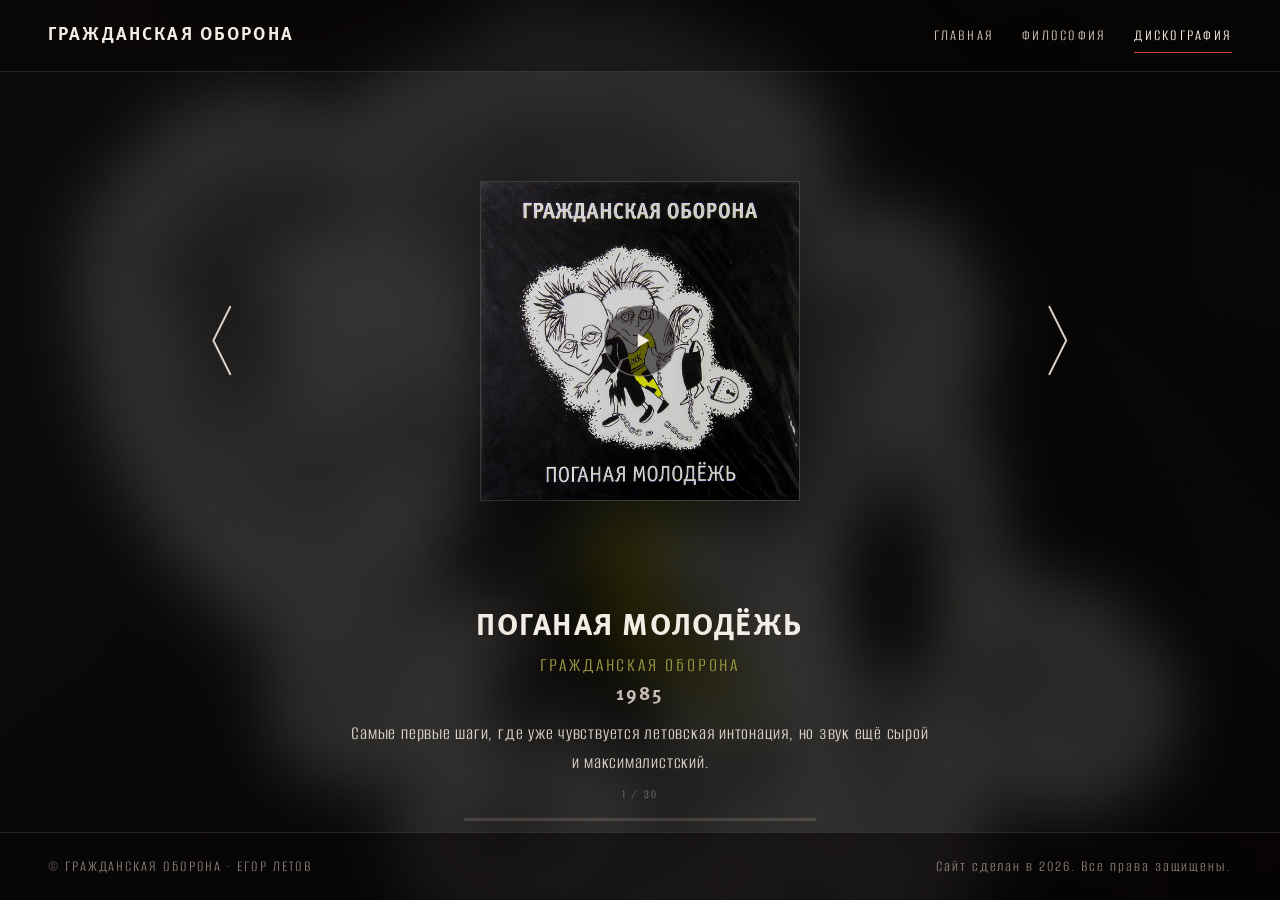
<file: discography/index.html>
<!DOCTYPE html>
<html lang="ru">
<head>
  <meta charset="UTF-8" />
  <meta name="viewport" content="width=device-width, initial-scale=1.0" />
  <title>Дискография — Гражданская Оборона</title>
  <meta name="description" content="Дискография Гражданской Обороны и Егора Летова." />
  <link rel="icon" href="../image/icon.png" type="image/png" />
  <link rel="apple-touch-icon" href="../image/icon.png" />
  <link rel="preload" href="../fonts/MetaProBold.otf" as="font" type="font/otf" crossorigin />
  <link rel="preload" href="../fonts/AlumniSansSC.ttf" as="font" type="font/ttf" crossorigin />
  <link rel="stylesheet" href="../fonts/site-fonts.css" />
  <link rel="stylesheet" href="../shared/chrome.css" />
  <link rel="stylesheet" href="style.css" />
</head>
<body>
  <div class="page-bg" aria-hidden="true">
    <div class="page-bg__layer is-active" id="bg-a"></div>
    <div class="page-bg__layer" id="bg-b"></div>
    <div class="page-bg__veil"></div>
  </div>
  <div class="noise" aria-hidden="true"></div>

  <header class="site-header site-header--static" id="top">
    <a class="logo" href="../index.html">ГРАЖДАНСКАЯ ОБОРОНА</a>
    <button class="nav-toggle" type="button" aria-label="Меню" aria-expanded="false">
      <span></span><span></span>
    </button>
    <nav class="nav" aria-label="Основная навигация">
      <a href="../index.html">Главная</a>
      <a href="../philosophy/index.html">Философия</a>
      <a href="index.html" aria-current="page">Дискография</a>
    </nav>
  </header>

  <main class="disco">
    <section class="carousel" aria-roledescription="карусель" aria-label="Альбомы">
      <button class="carousel__btn carousel__btn--prev" type="button" aria-label="Предыдущий альбом">
        <svg viewBox="0 0 24 48" aria-hidden="true" focusable="false">
          <path d="M17 4 L7 24 L17 44" />
        </svg>
      </button>

      <div class="carousel__stage">
        <div class="carousel__track" id="carousel-track"></div>
        <button class="play-btn" type="button" id="play-btn" aria-label="Слушать" aria-pressed="false">
          <svg class="play-btn__icon play-btn__icon--play" viewBox="0 0 24 24" aria-hidden="true">
            <path d="M8 5v14l12-7z" />
          </svg>
          <svg class="play-btn__icon play-btn__icon--pause" viewBox="0 0 24 24" aria-hidden="true">
            <path d="M7 5h3v14H7zm7 0h3v14h-3z" />
          </svg>
        </button>
      </div>

      <button class="carousel__btn carousel__btn--next" type="button" aria-label="Следующий альбом">
        <svg viewBox="0 0 24 48" aria-hidden="true" focusable="false">
          <path d="M7 4 L17 24 L7 44" />
        </svg>
      </button>
    </section>

    <div class="album-meta" id="album-meta" aria-live="polite">
      <h2 class="album-meta__title"></h2>
      <p class="album-meta__group"></p>
      <p class="album-meta__year"></p>
      <p class="album-meta__desc"></p>
      <p class="album-meta__count"></p>

      <div class="track-timer" aria-hidden="true">
        <div class="track-timer__fill" id="track-timer-fill"></div>
      </div>
    </div>
  </main>

  <footer class="site-footer">
    <p>© Гражданская Оборона · Егор Летов</p>
    <p class="footer-credit">Сайт сделан в 2026. Все права защищены.</p>
  </footer>

  <script src="../shared/chrome.js"></script>
  <script src="script.js"></script>
</body>
</html>
</file>
<file: fonts/site-fonts.css>
@font-face {
  font-family: "Meta Pro";
  src: url("./MetaProBold.otf") format("opentype");
  font-weight: 700;
  font-style: normal;
  font-display: swap;
}

@font-face {
  font-family: "Alumni Sans SC";
  src: url("./AlumniSansSC.ttf") format("truetype");
  font-weight: 400;
  font-style: normal;
  font-display: swap;
}
</file>
<file: shared/chrome.css>
/* Unified header & footer for all pages */
:root {
  --header: 4.5rem;
  --chrome-ink: #0e0908;
  --chrome-ash: #c8bdb4;
  --chrome-bone: #f3ece4;
  --chrome-rust: #c24a28;
  --chrome-line: rgba(243, 236, 228, 0.12);
  --chrome-ease: cubic-bezier(0.22, 1, 0.36, 1);
  --page-pad-x: clamp(1.1rem, 4vw, 3rem);
}

/* Fluid type scale across display densities */
html {
  font-size: 100%;
}

@media (min-width: 1600px) {
  html {
    font-size: 106%;
  }
}

@media (min-width: 2400px) {
  html {
    font-size: 118%;
  }

  :root {
    --header: 5rem;
    --page-pad-x: clamp(2rem, 5vw, 5rem);
  }
}

@media (min-width: 3400px) {
  html {
    font-size: 135%;
  }

  :root {
    --header: 5.5rem;
  }
}

@media (max-width: 720px) {
  :root {
    --header: 3.75rem;
    --page-pad-x: clamp(1rem, 4.5vw, 1.35rem);
  }
}

@media (max-width: 400px) {
  html {
    font-size: 95%;
  }

  :root {
    --header: 3.5rem;
  }
}

/* Hide browser image toolbars (Yandex Smart Box / Lens-like UI) */
img {
  -webkit-user-drag: none !important;
  user-select: none !important;
  -webkit-user-select: none !important;
  -webkit-touch-callout: none !important;
  pointer-events: none;
}

.img-hover-shield {
  position: absolute;
  inset: 0;
  z-index: 3;
  display: block;
  background: transparent;
  pointer-events: auto;
}

main,
.site-footer {
  position: relative;
  z-index: 2;
}

.site-header {
  position: fixed;
  inset: 0 0 auto;
  z-index: 100;
  display: flex;
  align-items: center;
  justify-content: space-between;
  gap: 1.5rem;
  height: calc(var(--header) + env(safe-area-inset-top, 0px));
  padding:
    env(safe-area-inset-top, 0px)
    max(var(--page-pad-x), env(safe-area-inset-right, 0px))
    0
    max(var(--page-pad-x), env(safe-area-inset-left, 0px));
  background: linear-gradient(180deg, rgba(14, 9, 8, 0.92), rgba(14, 9, 8, 0.55) 70%, transparent);
  backdrop-filter: blur(6px);
  transition: background 0.4s var(--chrome-ease), border-color 0.4s;
  pointer-events: auto;
}

.site-header.is-scrolled {
  background: rgba(14, 9, 8, 0.94);
  border-bottom: 1px solid var(--chrome-line);
}

.logo {
  font-family: "Meta Pro", "Alumni Sans SC", sans-serif;
  font-size: clamp(0.88rem, 1.4vw, 1.25rem);
  letter-spacing: 0.12em;
  text-transform: uppercase;
  white-space: nowrap;
  color: inherit;
  text-decoration: none;
}

.nav {
  display: flex;
  flex-wrap: wrap;
  gap: clamp(0.85rem, 2.5vw, 1.75rem);
}

.nav a {
  position: relative;
  font-size: clamp(1rem, 1.05vw, 1.15rem);
  letter-spacing: 0.14em;
  text-transform: uppercase;
  color: var(--chrome-ash);
  text-decoration: none;
  transition: color 0.25s ease;
}

.nav a:hover,
.nav a[aria-current="page"] {
  color: var(--chrome-bone);
}

.nav a[aria-current="page"]::after {
  content: "";
  position: absolute;
  left: 0;
  right: 0;
  bottom: -0.35rem;
  height: 1px;
  background: var(--chrome-rust);
}

.nav-toggle {
  display: none;
  width: 2.75rem;
  height: 2.75rem;
  padding: 0;
  border: 0;
  background: transparent;
  cursor: pointer;
  -webkit-tap-highlight-color: transparent;
  touch-action: manipulation;
}

.nav-toggle span {
  display: block;
  width: 1.4rem;
  height: 1.5px;
  margin: 0.35rem auto;
  background: var(--chrome-bone);
  transition: transform 0.3s var(--chrome-ease), opacity 0.2s;
}

.nav-toggle[aria-expanded="true"] span:first-child {
  transform: translateY(4.5px) rotate(45deg);
}

.nav-toggle[aria-expanded="true"] span:last-child {
  transform: translateY(-4.5px) rotate(-45deg);
}

.site-footer {
  display: flex;
  flex-wrap: wrap;
  align-items: center;
  justify-content: space-between;
  gap: 0.85rem 1.25rem;
  min-height: 4.25rem;
  padding:
    1.15rem
    max(var(--page-pad-x), env(safe-area-inset-right, 0px))
    max(1.15rem, env(safe-area-inset-bottom, 0px))
    max(var(--page-pad-x), env(safe-area-inset-left, 0px));
  border-top: 1px solid var(--chrome-line);
  background: var(--chrome-ink);
  color: rgba(243, 236, 228, 0.5);
  font-size: 1rem;
  letter-spacing: 0.12em;
  text-transform: uppercase;
}

.footer-links {
  display: flex;
  flex-wrap: wrap;
  gap: 1.25rem;
}

.footer-links a {
  color: inherit;
  text-decoration: none;
}

.footer-links a:hover {
  color: var(--chrome-bone);
}

.footer-credit {
  margin: 0;
  max-width: 36rem;
  text-align: right;
  font-size: 1rem;
  letter-spacing: 0.12em;
  text-transform: none;
  line-height: 1.45;
  color: inherit;
}

@media (max-width: 720px) {
  .nav-toggle {
    display: block;
  }

  .logo {
    max-width: 62vw;
    overflow: hidden;
    text-overflow: ellipsis;
  }

  .nav {
    position: absolute;
    top: 100%;
    left: 0;
    right: 0;
    z-index: 110;
    display: none;
    flex-direction: column;
    gap: 0;
    padding: 0.35rem 0 calc(0.85rem + env(safe-area-inset-bottom, 0px));
    background: rgba(14, 9, 8, 0.97);
    border-bottom: 1px solid var(--chrome-line);
    pointer-events: auto;
  }

  .nav.is-open {
    display: flex;
  }

  .nav a {
    padding: 0.95rem var(--page-pad-x);
    font-size: 1.05rem;
    min-height: 2.75rem;
    display: flex;
    align-items: center;
  }

  .nav-toggle {
    position: relative;
    z-index: 120;
    flex-shrink: 0;
  }

  .site-footer {
    flex-direction: column;
    align-items: flex-start;
    min-height: 0;
    gap: 0.4rem;
    padding-top: 0.85rem;
    padding-bottom: max(0.85rem, env(safe-area-inset-bottom, 0px));
    font-size: 0.78rem;
    letter-spacing: 0.08em;
  }

  .footer-credit {
    text-align: left;
    max-width: none;
    font-size: 0.78rem;
    letter-spacing: 0.06em;
  }
}

@media (min-width: 2400px) {
  .site-footer {
    min-height: 5rem;
  }
}
</file>
<file: discography/style.css>
:root {
  --ink: #0e0908;
  --ash: #c8bdb4;
  --bone: #f3ece4;
  --rust: #c24a28;
  --olive: #9a9540;
  --line: rgba(243, 236, 228, 0.12);
  --ease: cubic-bezier(0.22, 1, 0.36, 1);
  --cover: min(100%, 42vh, 20rem);
}

*,
*::before,
*::after {
  box-sizing: border-box;
}

html,
body {
  height: 100%;
}

body {
  margin: 0;
  display: flex;
  flex-direction: column;
  height: 100dvh;
  max-height: 100dvh;
  overflow: hidden;
  font-family: "Alumni Sans SC", "Segoe UI", sans-serif;
  font-size: 1.2rem;
  letter-spacing: 0.04em;
  line-height: 1.5;
  color: var(--bone);
  background-color: var(--ink);
}

.play-btn {
  position: absolute;
  left: 50%;
  top: 50%;
  z-index: 5;
  width: clamp(3.5rem, 8vw, 4.5rem);
  height: clamp(3.5rem, 8vw, 4.5rem);
  display: grid;
  place-items: center;
  padding: 0;
  border: 1px solid rgba(243, 236, 228, 0.45);
  border-radius: 50%;
  background: rgba(8, 5, 4, 0.55);
  color: var(--bone);
  cursor: pointer;
  transform: translate(-50%, -50%);
  transition: background 0.25s, border-color 0.25s, color 0.25s, opacity 0.25s;
  -webkit-tap-highlight-color: transparent;
  touch-action: manipulation;
}

.play-btn:hover {
  border-color: var(--olive);
  color: var(--olive);
  background: rgba(8, 5, 4, 0.7);
}

.play-btn.is-playing {
  border-color: rgba(243, 236, 228, 0.35);
  color: var(--bone);
  opacity: 0.35;
}

.play-btn.is-playing:hover {
  opacity: 0.85;
  color: var(--olive);
  border-color: var(--olive);
}

.play-btn__icon {
  width: 1.45rem;
  height: 1.45rem;
  fill: currentColor;
}

.play-btn__icon--play {
  margin-left: 0.15rem;
}

.play-btn__icon--pause {
  display: none;
}

.play-btn.is-playing .play-btn__icon--play {
  display: none;
}

.play-btn.is-playing .play-btn__icon--pause {
  display: block;
}

.track-timer {
  width: min(100%, 22rem);
  height: 3px;
  margin: 0.85rem auto 0;
  overflow: hidden;
  background: rgba(243, 236, 228, 0.15);
}

.track-timer__fill {
  width: 100%;
  height: 100%;
  background: var(--olive);
  transform: scaleX(0);
  transform-origin: left center;
  will-change: transform;
}

/* —— Dynamic album background —— */
.page-bg {
  position: fixed;
  inset: 0;
  z-index: -2;
  overflow: hidden;
  background: var(--ink);
}

.page-bg__layer {
  position: absolute;
  inset: -4%;
  background-position: center;
  background-size: cover;
  background-repeat: no-repeat;
  filter: blur(28px) saturate(1.05);
  opacity: 0;
  transform: scale(1.12);
  transition: opacity 0.85s var(--ease);
}

.page-bg__layer.is-active {
  opacity: 1;
}

.page-bg__veil {
  position: absolute;
  inset: 0;
  background: rgba(6, 4, 3, 0.78);
}

.noise {
  pointer-events: none;
  position: fixed;
  inset: 0;
  z-index: 1;
  opacity: 0.06;
  mix-blend-mode: overlay;
  background-image: url("data:image/svg+xml,%3Csvg viewBox='0 0 200 200' xmlns='http://www.w3.org/2000/svg'%3E%3Cfilter id='n'%3E%3CfeTurbulence type='fractalNoise' baseFrequency='0.85' numOctaves='4' stitchTiles='stitch'/%3E%3C/filter%3E%3Crect width='100%25' height='100%25' filter='url(%23n)'/%3E%3C/svg%3E");
}

img {
  display: block;
  max-width: 100%;
  height: auto;
}

a {
  color: inherit;
  text-decoration: none;
}

h1,
h2 {
  font-family: "Meta Pro", "Alumni Sans SC", sans-serif;
  font-weight: 700;
  letter-spacing: 0.02em;
  line-height: 1.1;
  margin: 0;
}

p {
  margin: 0;
}

.eyebrow {
  margin-bottom: 0.35rem;
  color: var(--olive);
  font-size: 0.95rem;
  letter-spacing: 0.22em;
  text-transform: uppercase;
}

.site-header--static {
  position: relative;
  inset: auto;
  flex: 0 0 auto;
  height: calc(var(--header) + env(safe-area-inset-top, 0px));
  background: rgba(8, 5, 4, 0.45);
  border-bottom: 1px solid var(--line);
  backdrop-filter: none;
}

.site-footer {
  flex: 0 0 auto;
  background: rgba(8, 5, 4, 0.55);
}

/* —— Main —— */
.disco {
  flex: 1 1 auto;
  min-height: 0;
  display: flex;
  flex-direction: column;
  justify-content: center;
  gap: clamp(0.45rem, 1.4vh, 1.25rem);
  padding: clamp(0.35rem, 1.2vh, 1rem) clamp(0.75rem, 3vw, 2rem);
  width: min(100%, 90rem);
  margin-inline: auto;
}

/* —— Carousel —— */
.carousel {
  flex: 1 1 auto;
  min-height: 0;
  display: grid;
  grid-template-columns: auto minmax(0, 1fr) auto;
  align-items: center;
  gap: clamp(0.5rem, 2vw, 2.5rem);
  max-width: min(56rem, 100%);
  width: 100%;
  margin: 0 auto;
}

.carousel__stage {
  position: relative;
  height: 100%;
  min-height: 0;
  overflow: hidden;
  touch-action: pan-y;
}

.carousel__track {
  position: relative;
  width: 100%;
  height: 100%;
}

.carousel__slide {
  position: absolute;
  inset: 0;
  display: grid;
  place-items: center;
  will-change: transform, opacity;
}

.carousel__slide img {
  width: var(--cover);
  height: var(--cover);
  object-fit: cover;
  box-shadow: 0 20px 50px rgba(0, 0, 0, 0.55);
  border: 1px solid rgba(243, 236, 228, 0.12);
}

.carousel__slide.is-active {
  z-index: 2;
  opacity: 1;
  transform: translateX(0) scale(1);
}

.carousel__slide.is-enter-next {
  z-index: 3;
  opacity: 0;
  transform: translateX(55%) scale(0.72);
}

.carousel__slide.is-enter-prev {
  z-index: 3;
  opacity: 0;
  transform: translateX(-55%) scale(0.72);
}

.carousel__slide.is-leave-next {
  z-index: 1;
  opacity: 0;
  transform: translateX(-45%) scale(0.72);
}

.carousel__slide.is-leave-prev {
  z-index: 1;
  opacity: 0;
  transform: translateX(45%) scale(0.72);
}

.carousel__slide.is-animating {
  transition:
    transform 0.7s var(--ease),
    opacity 0.7s var(--ease);
}

.carousel__btn {
  width: clamp(2.75rem, 5vw, 3.75rem);
  height: clamp(4.5rem, 10vh, 6rem);
  padding: 0;
  border: 0;
  background: transparent;
  color: rgba(243, 236, 228, 0.88);
  cursor: pointer;
  transition: color 0.25s, transform 0.25s, opacity 0.25s;
  -webkit-tap-highlight-color: transparent;
  touch-action: manipulation;
}

.carousel__btn svg {
  width: clamp(1.8rem, 3.5vw, 2.6rem);
  height: clamp(3.6rem, 9vh, 5.2rem);
  display: block;
  margin: 0 auto;
}

.carousel__btn path {
  fill: none;
  stroke: currentColor;
  stroke-width: 1.15;
  stroke-linecap: round;
  stroke-linejoin: round;
}

.carousel__btn:hover {
  color: var(--olive);
  transform: scale(1.08);
}

.carousel__btn:disabled {
  opacity: 0.35;
  cursor: default;
  transform: none;
}

/* —— Meta —— */
.album-meta {
  flex: 0 0 auto;
  max-width: min(40rem, 100%);
  width: 100%;
  margin: 0 auto;
  text-align: center;
  padding: 0 0.35rem;
}

.album-meta__title {
  margin-bottom: 0.3rem;
  font-size: clamp(1.25rem, 2.8vh + 0.35rem, 2.35rem);
  text-transform: uppercase;
  letter-spacing: 0.05em;
}

.album-meta__group {
  margin-bottom: 0.15rem;
  color: var(--olive);
  font-size: clamp(0.95rem, 1.8vh + 0.25rem, 1.25rem);
  letter-spacing: 0.14em;
  text-transform: uppercase;
}

.album-meta__year {
  margin-bottom: 0.55rem;
  color: var(--ash);
  font-family: "Meta Pro", sans-serif;
  font-size: clamp(0.95rem, 1.7vh + 0.2rem, 1.2rem);
  letter-spacing: 0.12em;
}

.album-meta__desc {
  color: rgba(243, 236, 228, 0.86);
  font-size: clamp(0.95rem, 1.8vh + 0.2rem, 1.3rem);
  line-height: 1.5;
  text-wrap: pretty;
  display: -webkit-box;
  -webkit-line-clamp: 3;
  -webkit-box-orient: vertical;
  overflow: hidden;
}

.album-meta__count {
  margin-top: 0.55rem;
  color: rgba(243, 236, 228, 0.4);
  font-size: clamp(0.75rem, 1.4vh, 0.9rem);
  letter-spacing: 0.18em;
  text-transform: uppercase;
}

.album-meta.is-fading {
  opacity: 0;
  transform: translateY(8px);
  transition: opacity 0.25s ease, transform 0.25s ease;
}

.album-meta.is-visible {
  opacity: 1;
  transform: none;
  transition: opacity 0.45s var(--ease) 0.15s, transform 0.45s var(--ease) 0.15s;
}

@media (prefers-reduced-motion: reduce) {
  .carousel__slide.is-animating,
  .album-meta.is-fading,
  .album-meta.is-visible,
  .page-bg__layer {
    transition: none !important;
  }
}

/* —— 1080p+ —— */
@media (min-width: 1600px) {
  :root {
    --cover: min(100%, 44vh, 24rem);
  }

  .carousel {
    max-width: 64rem;
  }

  .album-meta {
    max-width: 44rem;
  }
}

/* —— 2K —— */
@media (min-width: 2400px) {
  :root {
    --cover: min(100%, 46vh, 30rem);
  }

  .carousel {
    max-width: 76rem;
    gap: 3rem;
  }

  .album-meta__title {
    font-size: 2.6rem;
  }

  .album-meta__desc {
    font-size: 1.4rem;
    -webkit-line-clamp: 4;
  }

  .play-btn {
    width: 5rem;
    height: 5rem;
  }
}

/* —— 4K —— */
@media (min-width: 3400px) {
  :root {
    --cover: min(100%, 48vh, 38rem);
  }

  .carousel {
    max-width: 96rem;
  }

  .album-meta {
    max-width: 56rem;
  }

  .album-meta__title {
    font-size: 3.2rem;
  }

  .album-meta__desc {
    font-size: 1.65rem;
  }

  .play-btn {
    width: 5.75rem;
    height: 5.75rem;
  }

  .play-btn__icon {
    width: 1.85rem;
    height: 1.85rem;
  }
}

/* —— Tablet —— */
@media (max-width: 1024px) and (min-width: 721px) {
  :root {
    --cover: min(100%, 40vh, 18rem);
  }

  .carousel {
    max-width: 48rem;
  }
}

/* —— Mobile —— */
@media (max-width: 720px) {
  :root {
    --cover: min(68vw, 36dvh, 16.5rem);
  }

  .disco {
    justify-content: center;
    align-items: center;
    gap: clamp(0.65rem, 2vh, 1.1rem);
    padding: 0.5rem 0.75rem;
  }

  .carousel {
    flex: 0 0 auto;
    display: grid;
    grid-template-columns: 2.6rem var(--cover) 2.6rem;
    align-items: center;
    justify-content: center;
    gap: 0.15rem;
    width: auto;
    max-width: none;
    margin: 0 auto;
  }

  .carousel__stage {
    width: var(--cover);
    height: var(--cover);
    min-height: 0;
  }

  .carousel__btn {
    width: 2.6rem;
    height: 3.25rem;
  }

  .carousel__btn svg {
    width: 1.45rem;
    height: 2.9rem;
  }

  .play-btn {
    width: 3.5rem;
    height: 3.5rem;
  }

  .album-meta {
    width: min(100%, 22rem);
    margin-inline: auto;
    padding: 0 0.25rem;
  }

  .album-meta__title {
    font-size: clamp(1.2rem, 4.8vw, 1.5rem);
  }

  .album-meta__group,
  .album-meta__year {
    font-size: 0.95rem;
  }

  .album-meta__year {
    margin-bottom: 0.45rem;
  }

  .album-meta__desc {
    font-size: 0.98rem;
    line-height: 1.45;
    -webkit-line-clamp: 3;
  }

  .album-meta__count {
    margin-top: 0.45rem;
    font-size: 0.72rem;
  }

  .track-timer {
    width: min(100%, 14rem);
    margin-top: 0.7rem;
  }
}

@media (max-width: 400px) {
  :root {
    --cover: min(64vw, 34dvh, 14.5rem);
  }

  .carousel {
    grid-template-columns: 2.35rem var(--cover) 2.35rem;
  }

  .album-meta__desc {
    -webkit-line-clamp: 2;
  }
}

/* —— Short phones: keep centered, trim text —— */
@media (max-height: 700px) and (max-width: 720px) {
  :root {
    --cover: min(58vw, 30dvh, 13.5rem);
  }

  .disco {
    gap: 0.5rem;
  }

  .album-meta__desc {
    -webkit-line-clamp: 2;
  }

  .album-meta__count {
    display: none;
  }
}

/* —— Landscape phones —— */
@media (max-height: 520px) and (orientation: landscape) {
  :root {
    --cover: min(42dvh, 28vw, 11rem);
  }

  .disco {
    display: grid;
    grid-template-columns: auto minmax(0, 1fr);
    grid-template-areas: "car meta";
    justify-content: center;
    align-items: center;
    justify-items: center;
    gap: 0.4rem 1.25rem;
    padding: 0.35rem 1rem;
  }

  .carousel {
    grid-area: car;
    grid-template-columns: 2.2rem var(--cover) 2.2rem;
  }

  .album-meta {
    grid-area: meta;
    width: min(100%, 20rem);
    text-align: left;
    justify-self: start;
  }

  .album-meta__desc {
    -webkit-line-clamp: 3;
    font-size: 0.9rem;
  }

  .track-timer {
    margin-left: 0;
  }

  .play-btn {
    width: 2.85rem;
    height: 2.85rem;
  }
}

/* —— Touch devices: no sticky hover —— */
@media (hover: none) {
  .play-btn:hover {
    border-color: rgba(243, 236, 228, 0.45);
    color: var(--bone);
    background: rgba(8, 5, 4, 0.55);
  }

  .play-btn.is-playing:hover {
    opacity: 0.35;
    color: var(--bone);
  }

  .carousel__btn:hover {
    color: rgba(243, 236, 228, 0.88);
    transform: none;
  }
}
</file>
